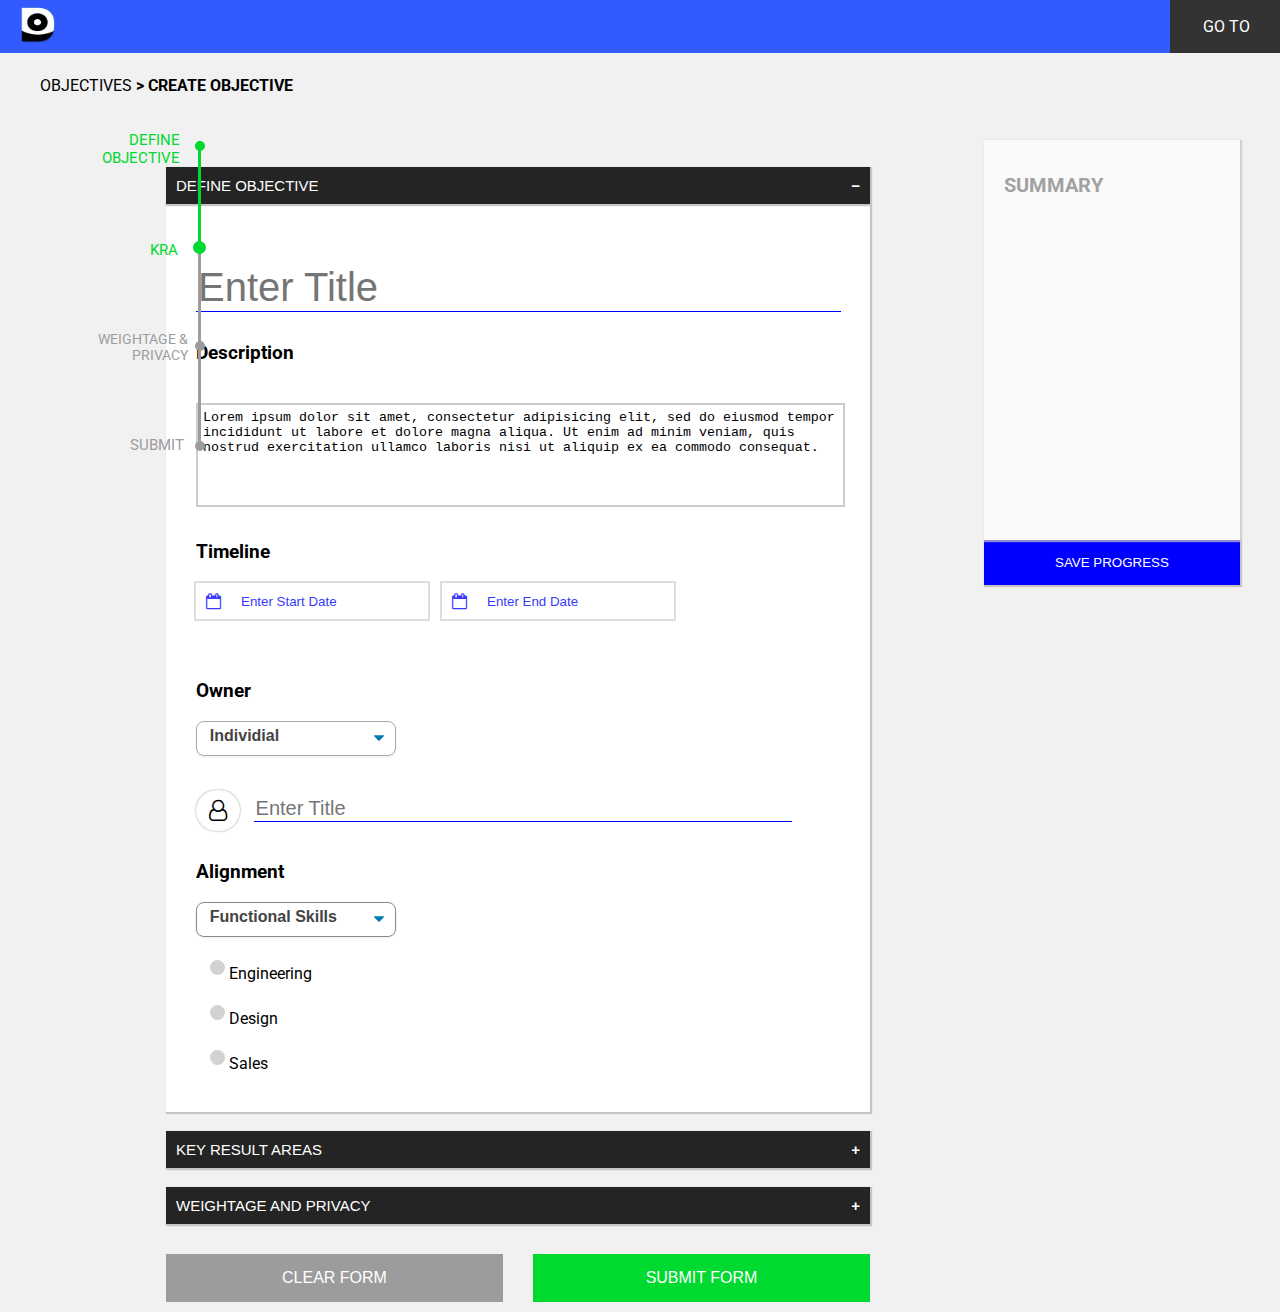
<file: index.html>
<!DOCTYPE html>
<html>

<head>
    <script src="https://ajax.googleapis.com/ajax/libs/jquery/3.4.0/jquery.min.js"></script>
    <link href="datepicker.min.css" rel="stylesheet" type="text/css">
    <script src="datepicker.min.js"></script>

    <!-- Include English language -->
    <script src="datepicker.en.js"></script>
  <link href="https://fonts.googleapis.com/css?family=Roboto&display=swap" rel="stylesheet">
  <link rel="stylesheet" href="https://cdnjs.cloudflare.com/ajax/libs/font-awesome/4.7.0/css/font-awesome.min.css">  
  <meta name="viewport" content="width=device-width, initial-scale=1">
  <link href="main.css" rel="stylesheet" type="text/css">
  <style>
 
    </style>
</head>

<body>
  <div class="fixed-header">
    <div class="container">
      <nav>
        <div id="box1">
          <img alt="" src="download.jpg" />
        </div>
        <div id="box">
          <a href="#">GO TO</a>
        </div>
      </nav>
    </div>
  </div>
  <div class="head1">
    <p> OBJECTIVES <b> > CREATE OBJECTIVE</b></p>
  </div>
  <div class="text">
    DEFINE OBJECTIVE
  </div>
  <div class="text1">
    KRA
  </div>
  <div class="text2">
    WEIGHTAGE & PRIVACY
  </div>
  <div class="text3">
    SUBMIT
  </div>
  <div class="progress">
    <div class="complete"> </div>
    <div class="current"></div>
    <div class="not_complete"></div>
    <div class="not_complete_1"></div>
  </div>
  <div class="summary">

    <div class="container-head">
      <h1>SUMMARY</h1>
    </div>

    <button class="button1">SAVE PROGRESS</button>
  </div>
  <div class="center">

    <button class="collapsible1  collapsible1-active">DEFINE OBJECTIVE</button>
    <div class="content" style="max-height: 100%">
      <form action="">
        
        <input type="text" name="" id="inputTitle" placeholder="Enter Title" size="90" required> <br>
        <h3>Description</h3>
        <textarea row="15" col="100">Lorem ipsum dolor sit amet, consectetur adipisicing elit, sed do eiusmod tempor incididunt ut labore et dolore magna aliqua. Ut enim ad minim veniam, quis nostrud exercitation ullamco laboris nisi ut aliquip ex ea commodo consequat.
          
        </textarea >
          <h3>Timeline</h3>
          <div class="custom">
              <div class="input-container"><i class="fa fa-calendar-o icon" aria-hidden="true"></i>
              <input type='text' id="startDate" class='datepicker-here' data-language='en' placeholder="Enter Start Date" data-date-format="dd MM yyyy" required/>
          </div>
          <div class="input-container">
              <i class="fa fa-calendar-o icon" aria-hidden="true"></i>
          <input type='text' id="endDate" class='datepicker-here' data-language='en' placeholder="Enter End Date" data-date-format="dd MM yyyy" required/>
        </div>
        </div>
        <br>
        <h3>Owner</h3><div class="selectOwner">
          <div class="select">
        <select name="owner" id="owners" class="owners">
            <option value="Individial">Individial</option>
            <option value="Multiple">Multiple</option>
            <option value="Shared">Shared</option>Fiat</option>
            </select>
          </div></div>
          <datalist id="users">
              <option value="M.S Dhoni">
              <option value="Virat Kohli">
              <option value="Rohit Sharma">
            </datalist>
          <i class="fa fa-user-o icon1 fa-lg" aria-hidden="true"></i>
            <input type="text" name="" id="users" placeholder="Enter Title" size="50" list="users" required>
         <div id="userButton">
             <i class="fa fa-plus"></i>
             <button class="addPeople">ADD PEOPLE</button>
            </div>
            <h3>Alignment</h3>
 
            <div class="select">
                <select name="align" id="align" class="align">
                    <option value="FS">Functional Skills</option>
                    <option value="BSC">BSC</option>
                    </select>
                  </div>
                  <div class="radioMain">
                  <div id="align-op-fs" >
                      
                      <input type="radio" name="align-op1" value="Eng"/> Engineering <br><br>
                       
                      <input type="radio" name="align-op1" value="des"> Design <br><br>
                   
                      <input type="radio" name="align-op1" value="sale"> Sales  <br><br>
                  </div>
                  <div id="align-op-bsc" >
                      <input type="radio" name="align-op2" value="buis"> Buisness<br><br>
                      <input type="radio" name="align-op2" value="poep"> People<br><br>
                      <input type="radio" name="align-op2" value="proc"> Process<br><br>
                      <input type="radio" name="align-op2" value="cust"> Customer
                  </div>
                 </div>   </div> <br>
                 <button class="collapsible">KEY RESULT AREAS</button>
                 <div class="content grid-c">
                    <input type="text" name="" id="inputTitle1" placeholder="Enter Something"  > <br>
                    <input type="text" name="" id="inputTitle1" placeholder="Enter Another Thing" > <br>  
                 </div>
                 <br>
                 <button class="collapsible">WEIGHTAGE AND PRIVACY</button>
                 <div class="content">
                   <input type="text" name="" id="inputTitle1" placeholder="Enter Something"  > <br>
                    <input type="text" name="" id="inputTitle1" placeholder="Enter Another Thing" > <br>  
                 </div>
                 <div class="form-control">
                  <button class="clear">CLEAR FORM</button>  
                  <input type="submit" value="SUBMIT FORM" id="submitButton">
                 </div>

                </form>
   
  

  </div>
  <script>
    var coll = document.getElementsByClassName("collapsible1");
    var coll1 = document.getElementsByClassName("collapsible");
    var i;

    for (i = 0; i < coll.length; i++) {
      coll[i].addEventListener("click", function () {
        this.classList.toggle("active");
        var content = this.nextElementSibling;
        if (content.style.maxHeight) {
          content.style.maxHeight = null;
        } else {
          content.style.maxHeight = content.scrollHeight + "px";
        }
      });
    }
    i=0;
    for (i = 0; i < coll1.length; i++) {
      coll1[i].addEventListener("click", function () {
        this.classList.toggle("active");
        var content = this.nextElementSibling;
        if (content.style.maxHeight) {
          content.style.maxHeight = null;
        } else {
          content.style.maxHeight = content.scrollHeight + "px";
        }
      });
    }
    $('#startDate').datepicker({
    language: 'en',
    minDate: new Date() // Now can select only dates, which goes after today
})
var currentYear = (new Date).getFullYear();
          var currentMonth = (new Date).getMonth();
          var currentDay = (new Date).getDate();
$('#endDate').datepicker({
    language: 'en',
    maxDate: new Date((currentYear + 1), currentMonth,currentDay)   // Now can select only dates, till 1 year
});
$("#owners").change(function() {
  if ($(this).val() != "Individial") {
    $('#userButton').show();
  
  } else {
    $('#userButton').hide();
  }
}),
$("#owners").trigger("change");

$("#align").change(function() {
  if ($(this).val() != "FS") {
    $('#align-op-bsc').show();
    $('#align-op-fs').hide();

  
  } else {
    $('#align-op-fs').show();
    $('#align-op-bsc').hide();
  }
}),
$("#align").trigger("change");
  </script>

</body>

</html>
</file>
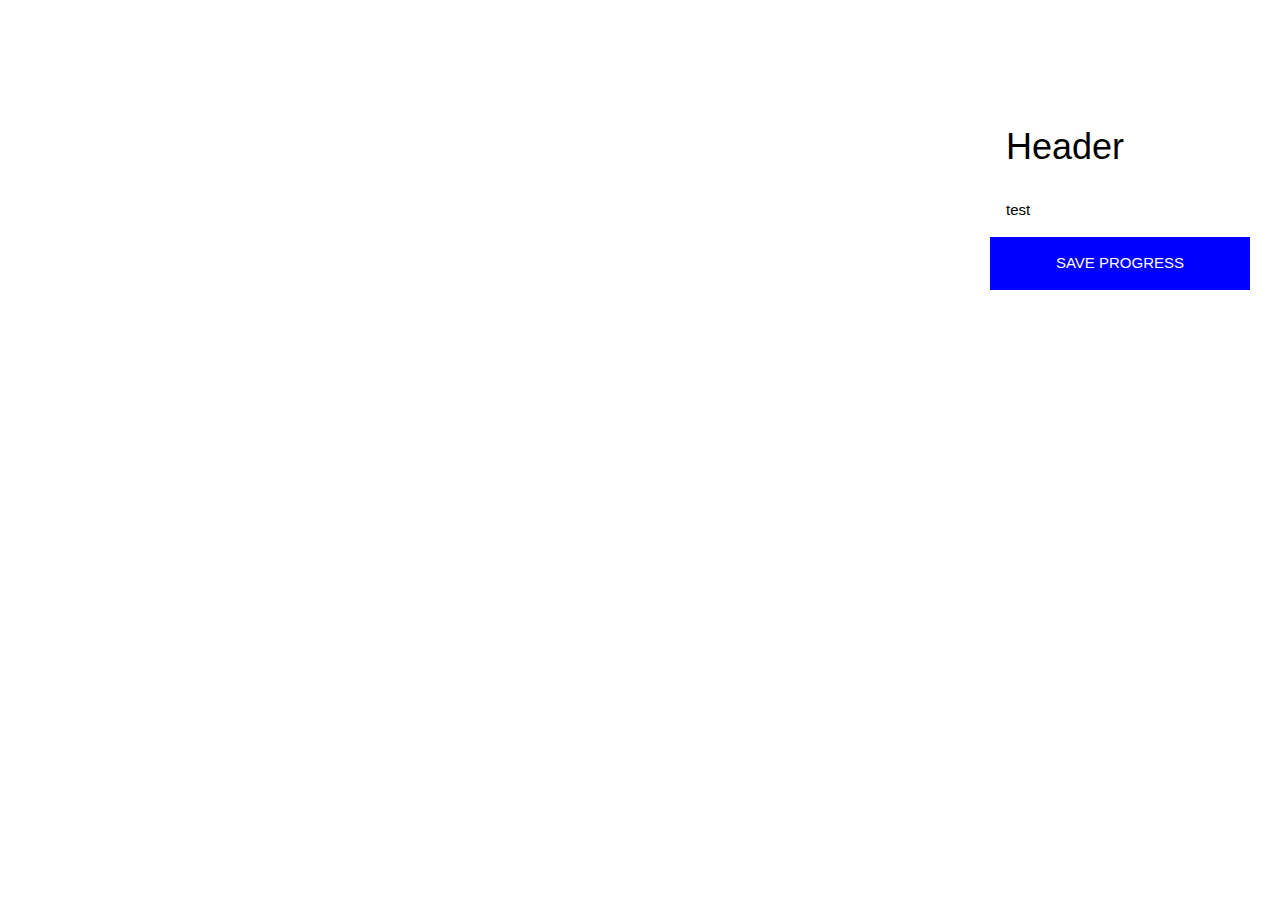
<file: index-2.html>
<html>
    <meta name="viewport" content="width=device-width, initial-scale=1">
    <link rel="stylesheet" href="https://www.w3schools.com/w3css/4/w3.css">
    <head>
        <style>
          .summary{
            width: 25%;
            height: 50%;
            float: right;
            margin-top: 80px;
            padding: 30px; 

          }
          .button1{
            width: 100%;
            background-color: blue;
            display: inline-block;
            border: none;
            color: white;
            padding: 15px 32px;
            text-align: center;
            text-decoration: none;
          }
            </style>

    </head>
<body>
  <div class="summary">
    <div class="w3-container w3-white">
        <h1>Header</h1>
    </div>
      
      <div class="w3-container">
        <p>test</p>
      </div>
      
      <button class="button1">SAVE PROGRESS</button>
    </div>
        </body>  
            </html>
</file>
<file: main.css>
body {
  overflow: auto;
  background-color: rgb(241, 241, 241);
  margin: 0;
  padding: 0;
  font-family: 'Roboto', sans-serif;
}

.collapsible {
  background-color: rgb(37, 36, 36);
  color: white;
  cursor: pointer;
  padding: 10px;
  width: 100%;
  border: none;
  text-align: left;
  outline: none;
  font-size: 15px;
  box-shadow: 1px 1px 1px 1px #c9c4c4;
}

.collapsible1 {
  background-color: rgb(37, 36, 36);
  color: white;
  cursor: pointer;
  padding: 10px;
  width: 100%;
  border: none;
  text-align: left;
  outline: none;
  font-size: 15px;
  box-shadow: 1px 1px 1px 1px #c9c4c4;
}

/* .active,
.collapsible1:hover {
  background-color: #555;
} */

.collapsible1:after {
  content: "\2212";
  color: white;
  font-weight: bold;
  float: right;
  margin-left: 5px;
}

.collapsible:after {
  content: '\002B';
  color: white;
  font-weight: bold;
  float: right;
  margin-left: 5px;
}

.active:after {
  content: "\2212";
}

.collapsible1.active:after {
  content: "\002B";
}

.content {
  padding: 0 18px;
  max-height: 0;
  overflow: hidden;
  transition: max-height 0.2s ease-out;
  background-color: white;
  box-shadow: 1px 1px 1px 1px #c9c4c4;
}

.center {
  margin: auto;
  width: 55%;
  padding: 10px;
  margin-right: 400px;
}

.head1 {
  margin-top: 40px;
  width: 40%;
  padding: 20px;
  margin-left: 20px;
}

.container {
  width: 100%;

}

.fixed-header,
.fixed-footer {
  width: 100%;
  position: fixed;
  background: rgb(51, 90, 255);
  color: #fff;
  z-index:1000;
  text-align: right;
}

.fixed-header {
  top: 0;
  left: 0;
}

.fixed-footer {
  bottom: 0;
}
nav a {
  color: #fff;
  text-decoration: none;
  padding: 7px 20px;
  display: inline-block;

}

#box {
  padding: 10px;
  width: 90px;
  float: right;
  height: 100%;
  background-color: #333;
}

#box1 {
  height: 40%;
  width: 35px;
  float: left;
  margin-left: 20px;
  margin-top: 5px;
}

#box1 img {
  max-width: 100%;
  max-height: 100%;
  margin: auto;
  display: block;
}

.progress {
  float: left;
  margin-left: 120px;
  position: absolute;
  padding: 10px;
}

.complete {
  width: 3px;
  height: 100px;
  position: relative;
  background: rgb(0, 217, 48);
  margin-left: 68px;
  text-align: start;
}

.complete:after {
  content: '';
  width: 10px;
  height: 10px;
  border-radius: 50%;
  position: absolute;
  left: -3.5px;
  background: rgb(0, 217, 48);
  z-index: 100;
}

.not_complete {
  width: 3px;
  height: 100px;
  background: rgb(156, 156, 156);
  position: relative;
  margin-left: 68px;
}

.not_complete:after {
  content: '';
  width: 10px;
  height: 10px;
  border-radius: 50%;
  position: absolute;
  left: -3.5px;
  background: rgb(156, 156, 156);
  z-index: 100;
}

.not_complete_1 {
  width: 3px;
  height: 0px;
  background: rgb(156, 156, 156);
  position: relative;
  margin-left: 68px;
}

.not_complete_1:before {
  content: '';
  width: 10px;
  height: 10px;
  border-radius: 50%;
  position: absolute;
  left: -3.5px;
  background: rgb(156, 156, 156);
  z-index: 100;
}

.current {
  width: 3px;
  height: 100px;
  position: relative;
  background: rgb(156, 156, 156);
  margin-left: 68px;
  text-align: start;
}

.current:after {
  content: '';
  width: 13px;
  height: 13px;
  border-radius: 50%;
  position: absolute;
  left: -5px;
  background: rgb(0, 217, 48);
  z-index: 100;
}

.text {
  width: 100px;
  float: left;
  font-size: 15px;
  margin-left: 80px;
  color: rgb(0, 217, 48);
  direction: rtl
}

.text1 {
  position: absolute;
  float: left;
  font-size: 15px;
  margin-left: 150px;
  color: rgb(0, 217, 48);
  direction: rtl;
  margin-top: 110px;
}

.text2 {
  position: absolute;
  float: left;
  font-size: 14px;
  margin-left: 98px;
  color: rgb(156, 156, 156);
  direction: rtl;
  margin-top: 200px;
  width: 90px;
}

.text3 {
  position: absolute;
  float: left;
  font-size: 15px;
  margin-left: 130px;
  color: rgb(156, 156, 156);
  direction: rtl;
  margin-top: 305px;
}

.summary {
  width: 20%;
  height: 400px;
  float: right;
  margin-top: 9px;
  margin-right: 40px;
}

.container-head {
  text-align: left;
  height: 90%;
  font-size: 10px;
  box-shadow: 1px 1px 1px 1px #c9c4c4;
  background-color: white;
  padding:20px;
  color: grey ;
  opacity: 0.7;
}

.button1 {
  width: 100%;
  background-color: blue;
  display: inline-block;
  border: none;
  color: white;
  padding: 15px 32px;
  text-align: center;
  text-decoration: none;
  box-shadow: 1px 1px 1px 1px #c9c4c4;
}
#inputTitle {
  border: none;
  border-bottom: 1px solid blue;
  background-color: transparent;
  outline: none;
  width: 96%;
  height: 40%;
  font-size: 40px;
  margin-left: 12px; 
  margin-top: 60px;
}
#inputTitle1 {
  border: none;
  border-bottom: 1px solid blue;
  background-color: transparent;
  outline: none;
  width: 96%;
  height: 20%;
  font-size: 20px;
  margin-left: 12px; 
  margin-top: 60px;
  margin-bottom: 20px;
}

.content textarea
{
  resize: none;
  overflow: hidden;
  width: 95%;
  height: 90px;
  border: 2px solid #cccccc;
  padding: 5px;
  margin-left: 12px;
  text-align: left;
  margin-top: 20px;
}
.content h3{
  margin-left: 12px;
  margin-top: 30px;
}
.custom{
  display: grid;
  grid-template-columns: repeat(4, 1fr);
  grid-gap: 10px;
  margin-left: 10px;
  
}
input[type="text"].datepicker-here::-webkit-input-placeholder {
color:rgb(55,57,254)
}
.input-container {
  border: 2px solid #ddd;    
display: flex;
flex-direction: row;
margin-bottom: 10px;
-webkit-text-fill-color:rgb(55,57,254);

}
#startDate{
border: none;
flex: 1;
padding :10px;
}
#endDate{
border: none;
flex: 1;
padding: 10px;
}
.icon { 
        padding: 10px; 
        color: rgb(55,57,254); 
      text-align: left;
    } 

    #users {
  border: none;
  border-bottom: 1px solid blue;
  background-color: transparent;
  outline: none;
  width: 80%;
  height: 40%;
  font-size: 20px;
  margin-left: 10px; 
  margin-top: 40px;
  ;
}
.icon1{
display: inline-block;
border-radius: 90px;
box-shadow: 0px 0px 2px #888;
padding: 0.6em 0.6em;
margin-left: 12px;
}
.align,.owners {
display: block;
font-size: 16px;
font-family: sans-serif;
font-weight: 700;
color: #444;
line-height: 1.3;
padding: .26em 1.4em .5em .8em;
width: 30%;
max-width: 100%; 
box-sizing: border-box;
margin: 0;
border: 1px solid #aaa;
box-shadow: 0 1px 0 1px rgba(0,0,0,.04);
border-radius: .5em;
-moz-appearance: none;
-webkit-appearance: none;
margin-left: 12px;
appearance: none;
background-color: #fff;
background-image: url('data:image/svg+xml;charset=US-ASCII,%3Csvg%20xmlns%3D%22http%3A%2F%2Fwww.w3.org%2F2000%2Fsvg%22%20width%3D%22292.4%22%20height%3D%22292.4%22%3E%3Cpath%20fill%3D%22%23007CB2%22%20d%3D%22M287%2069.4a17.6%2017.6%200%200%200-13-5.4H18.4c-5%200-9.3%201.8-12.9%205.4A17.6%2017.6%200%200%200%200%2082.2c0%205%201.8%209.3%205.4%2012.9l128%20127.9c3.6%203.6%207.8%205.4%2012.8%205.4s9.2-1.8%2012.8-5.4L287%2095c3.5-3.5%205.4-7.8%205.4-12.8%200-5-1.9-9.2-5.5-12.8z%22%2F%3E%3C%2Fsvg%3E');
background-repeat: no-repeat, repeat;
background-position: right .7em top 50%, 0 0;
background-size: .65em auto, 100%;
}
.align,.owners::-ms-expand {
display: none;
}
.align,.owners:hover {
border-color: #888;
}
.owners:focus {
border-color: #aaa;
box-shadow: 0 0 1px 3px rgba(59, 153, 252, .7);
box-shadow: 0 0 0 3px -moz-mac-focusring;
color: #222; 
outline: none;
}
.owners option {
font-weight:normal;
}

.addPeople{

color: #444;
background-color: Transparent;
background-repeat:no-repeat;
border: none;
cursor:pointer;
overflow: hidden;
outline:none;

}
#userButton{
position: relative;
margin-bottom: 20px;
float: right;
}
.align:focus {
border-color: #aaa;
box-shadow: 0 0 1px 3px rgba(59, 153, 252, .7);
box-shadow: 0 0 0 3px -moz-mac-focusring;
color: #222; 
outline: none;
}
input[type='radio']:after {
    width: 15px;
    height: 15px;
    border-radius: 15px;
    top: -2px;
    left: -1px;
    position: relative;
    background-color: #d1d3d1;
    content: '';
    display: inline-block;
    visibility: visible;
    border: 2px solid white;
}

input[type='radio']:checked:after {
    width: 15px;
    height: 15px;
    border-radius: 15px;
    top: -2px;
    left: -1px;
    position: relative;
    background-color: rgb(55,57,254);
    content: '';
    display: inline-block;
    visibility: visible;
    border: 2px solid white;
}
.radioMain{
  padding: 20px;
}
.form-control{
  display: grid;
  grid-template-columns: repeat(2, 1fr);
  grid-gap: 30px;
  margin-top: 30px;
}
#submitButton{
  background-color:rgb(0, 217, 48); /* Green */
border: none;
color: white;
padding: 15px 32px;
text-align: center;
text-decoration: none;
display: inline-block;
font-size: 16px;
}
.clear{
  background-color: rgb(156, 156, 156); /* Green */
border: none;
color: white;
padding: 15px 32px;
text-align: center;
text-decoration: none;
display: inline-block;
font-size: 16px;
}
@media screen and (max-width: 1000px) {
.progress,.complete,.current,.not_complete,.not_complete_1,.text,.text1,.text2,.text3 {
/* The width is 100%, when the viewport is 800px or smaller */
margin-left: 1px;
font-size:0px;
}
.center{
padding:20px;
margin-right: 30%;
}
.custom{
padding: 0;
display: flow-root; 
}
.owners,.align{
width:50%;
margin-bottom: 30px;
}
}
</file>
<file: datepicker.min.css>
.datepicker--cells{display:-webkit-flex;display:-ms-flexbox;display:flex;-webkit-flex-wrap:wrap;-ms-flex-wrap:wrap;flex-wrap:wrap}.datepicker--cell{border-radius:4px;box-sizing:border-box;cursor:pointer;display:-webkit-flex;display:-ms-flexbox;display:flex;position:relative;-webkit-align-items:center;-ms-flex-align:center;align-items:center;-webkit-justify-content:center;-ms-flex-pack:center;justify-content:center;height:32px;z-index:1}.datepicker--cell.-focus-{background:#f0f0f0}.datepicker--cell.-current-{color:#4EB5E6}.datepicker--cell.-current-.-focus-{color:#4a4a4a}.datepicker--cell.-current-.-in-range-{color:#4EB5E6}.datepicker--cell.-in-range-{background:rgba(92,196,239,.1);color:#4a4a4a;border-radius:0}.datepicker--cell.-in-range-.-focus-{background-color:rgba(92,196,239,.2)}.datepicker--cell.-disabled-{cursor:default;color:#aeaeae}.datepicker--cell.-disabled-.-focus-{color:#aeaeae}.datepicker--cell.-disabled-.-in-range-{color:#a1a1a1}.datepicker--cell.-disabled-.-current-.-focus-{color:#aeaeae}.datepicker--cell.-range-from-{border:1px solid rgba(92,196,239,.5);background-color:rgba(92,196,239,.1);border-radius:4px 0 0 4px}.datepicker--cell.-range-to-{border:1px solid rgba(92,196,239,.5);background-color:rgba(92,196,239,.1);border-radius:0 4px 4px 0}.datepicker--cell.-selected-,.datepicker--cell.-selected-.-current-{color:#fff;background:#5cc4ef}.datepicker--cell.-range-from-.-range-to-{border-radius:4px}.datepicker--cell.-selected-{border:none}.datepicker--cell.-selected-.-focus-{background:#45bced}.datepicker--cell:empty{cursor:default}.datepicker--days-names{display:-webkit-flex;display:-ms-flexbox;display:flex;-webkit-flex-wrap:wrap;-ms-flex-wrap:wrap;flex-wrap:wrap;margin:8px 0 3px}.datepicker--day-name{color:#FF9A19;display:-webkit-flex;display:-ms-flexbox;display:flex;-webkit-align-items:center;-ms-flex-align:center;align-items:center;-webkit-justify-content:center;-ms-flex-pack:center;justify-content:center;-webkit-flex:1;-ms-flex:1;flex:1;text-align:center;text-transform:uppercase;font-size:.8em}.-only-timepicker- .datepicker--content,.datepicker--body,.datepicker-inline .datepicker--pointer{display:none}.datepicker--cell-day{width:14.28571%}.datepicker--cells-months{height:170px}.datepicker--cell-month{width:33.33%;height:25%}.datepicker--cells-years,.datepicker--years{height:170px}.datepicker--cell-year{width:25%;height:33.33%}.datepickers-container{position:absolute;left:0;top:0}@media print{.datepickers-container{display:none}}.datepicker{background:#fff;border:1px solid #dbdbdb;box-shadow:0 4px 12px rgba(0,0,0,.15);border-radius:4px;box-sizing:content-box;font-family:Tahoma,sans-serif;font-size:14px;color:#4a4a4a;width:250px;position:absolute;left:-100000px;opacity:0;transition:opacity .3s ease,left 0s .3s,-webkit-transform .3s ease;transition:opacity .3s ease,transform .3s ease,left 0s .3s;transition:opacity .3s ease,transform .3s ease,left 0s .3s,-webkit-transform .3s ease;z-index:100}.datepicker.-from-top-{-webkit-transform:translateY(-8px);transform:translateY(-8px)}.datepicker.-from-right-{-webkit-transform:translateX(8px);transform:translateX(8px)}.datepicker.-from-bottom-{-webkit-transform:translateY(8px);transform:translateY(8px)}.datepicker.-from-left-{-webkit-transform:translateX(-8px);transform:translateX(-8px)}.datepicker.active{opacity:1;-webkit-transform:translate(0);transform:translate(0);transition:opacity .3s ease,left 0s 0s,-webkit-transform .3s ease;transition:opacity .3s ease,transform .3s ease,left 0s 0s;transition:opacity .3s ease,transform .3s ease,left 0s 0s,-webkit-transform .3s ease}.datepicker-inline .datepicker{border-color:#d7d7d7;box-shadow:none;position:static;left:auto;right:auto;opacity:1;-webkit-transform:none;transform:none}.datepicker--content{box-sizing:content-box;padding:4px}.datepicker--pointer{position:absolute;background:#fff;border-top:1px solid #dbdbdb;border-right:1px solid #dbdbdb;width:10px;height:10px;z-index:-1}.datepicker--nav-action:hover,.datepicker--nav-title:hover{background:#f0f0f0}.-top-center- .datepicker--pointer,.-top-left- .datepicker--pointer,.-top-right- .datepicker--pointer{top:calc(100% - 4px);-webkit-transform:rotate(135deg);transform:rotate(135deg)}.-right-bottom- .datepicker--pointer,.-right-center- .datepicker--pointer,.-right-top- .datepicker--pointer{right:calc(100% - 4px);-webkit-transform:rotate(225deg);transform:rotate(225deg)}.-bottom-center- .datepicker--pointer,.-bottom-left- .datepicker--pointer,.-bottom-right- .datepicker--pointer{bottom:calc(100% - 4px);-webkit-transform:rotate(315deg);transform:rotate(315deg)}.-left-bottom- .datepicker--pointer,.-left-center- .datepicker--pointer,.-left-top- .datepicker--pointer{left:calc(100% - 4px);-webkit-transform:rotate(45deg);transform:rotate(45deg)}.-bottom-left- .datepicker--pointer,.-top-left- .datepicker--pointer{left:10px}.-bottom-right- .datepicker--pointer,.-top-right- .datepicker--pointer{right:10px}.-bottom-center- .datepicker--pointer,.-top-center- .datepicker--pointer{left:calc(50% - 10px / 2)}.-left-top- .datepicker--pointer,.-right-top- .datepicker--pointer{top:10px}.-left-bottom- .datepicker--pointer,.-right-bottom- .datepicker--pointer{bottom:10px}.-left-center- .datepicker--pointer,.-right-center- .datepicker--pointer{top:calc(50% - 10px / 2)}.datepicker--body.active{display:block}.datepicker--nav{display:-webkit-flex;display:-ms-flexbox;display:flex;-webkit-justify-content:space-between;-ms-flex-pack:justify;justify-content:space-between;border-bottom:1px solid #efefef;min-height:32px;padding:4px}.-only-timepicker- .datepicker--nav{display:none}.datepicker--nav-action,.datepicker--nav-title{display:-webkit-flex;display:-ms-flexbox;display:flex;cursor:pointer;-webkit-align-items:center;-ms-flex-align:center;align-items:center;-webkit-justify-content:center;-ms-flex-pack:center;justify-content:center}.datepicker--nav-action{width:32px;border-radius:4px;-webkit-user-select:none;-moz-user-select:none;-ms-user-select:none;user-select:none}.datepicker--nav-action.-disabled-{visibility:hidden}.datepicker--nav-action svg{width:32px;height:32px}.datepicker--nav-action path{fill:none;stroke:#9c9c9c;stroke-width:2px}.datepicker--nav-title{border-radius:4px;padding:0 8px}.datepicker--buttons,.datepicker--time{border-top:1px solid #efefef;padding:4px}.datepicker--nav-title i{font-style:normal;color:#9c9c9c;margin-left:5px}.datepicker--nav-title.-disabled-{cursor:default;background:0 0}.datepicker--buttons{display:-webkit-flex;display:-ms-flexbox;display:flex}.datepicker--button{color:#4EB5E6;cursor:pointer;border-radius:4px;-webkit-flex:1;-ms-flex:1;flex:1;display:-webkit-inline-flex;display:-ms-inline-flexbox;display:inline-flex;-webkit-justify-content:center;-ms-flex-pack:center;justify-content:center;-webkit-align-items:center;-ms-flex-align:center;align-items:center;height:32px}.datepicker--button:hover{color:#4a4a4a;background:#f0f0f0}.datepicker--time{display:-webkit-flex;display:-ms-flexbox;display:flex;-webkit-align-items:center;-ms-flex-align:center;align-items:center;position:relative}.datepicker--time.-am-pm- .datepicker--time-sliders{-webkit-flex:0 1 138px;-ms-flex:0 1 138px;flex:0 1 138px;max-width:138px}.-only-timepicker- .datepicker--time{border-top:none}.datepicker--time-sliders{-webkit-flex:0 1 153px;-ms-flex:0 1 153px;flex:0 1 153px;margin-right:10px;max-width:153px}.datepicker--time-label{display:none;font-size:12px}.datepicker--time-current{display:-webkit-flex;display:-ms-flexbox;display:flex;-webkit-align-items:center;-ms-flex-align:center;align-items:center;-webkit-flex:1;-ms-flex:1;flex:1;font-size:14px;text-align:center;margin:0 0 0 10px}.datepicker--time-current-colon{margin:0 2px 3px;line-height:1}.datepicker--time-current-hours,.datepicker--time-current-minutes{line-height:1;font-size:19px;font-family:"Century Gothic",CenturyGothic,AppleGothic,sans-serif;position:relative;z-index:1}.datepicker--time-current-hours:after,.datepicker--time-current-minutes:after{content:'';background:#f0f0f0;border-radius:4px;position:absolute;left:-2px;top:-3px;right:-2px;bottom:-2px;z-index:-1;opacity:0}.datepicker--time-current-hours.-focus-:after,.datepicker--time-current-minutes.-focus-:after{opacity:1}.datepicker--time-current-ampm{text-transform:uppercase;-webkit-align-self:flex-end;-ms-flex-item-align:end;align-self:flex-end;color:#9c9c9c;margin-left:6px;font-size:11px;margin-bottom:1px}.datepicker--time-row{display:-webkit-flex;display:-ms-flexbox;display:flex;-webkit-align-items:center;-ms-flex-align:center;align-items:center;font-size:11px;height:17px;background:linear-gradient(to right,#dedede,#dedede) left 50%/100% 1px no-repeat}.datepicker--time-row:first-child{margin-bottom:4px}.datepicker--time-row input[type=range]{background:0 0;cursor:pointer;-webkit-flex:1;-ms-flex:1;flex:1;height:100%;padding:0;margin:0;-webkit-appearance:none}.datepicker--time-row input[type=range]::-ms-tooltip{display:none}.datepicker--time-row input[type=range]:hover::-webkit-slider-thumb{border-color:#b8b8b8}.datepicker--time-row input[type=range]:hover::-moz-range-thumb{border-color:#b8b8b8}.datepicker--time-row input[type=range]:hover::-ms-thumb{border-color:#b8b8b8}.datepicker--time-row input[type=range]:focus{outline:0}.datepicker--time-row input[type=range]:focus::-webkit-slider-thumb{background:#5cc4ef;border-color:#5cc4ef}.datepicker--time-row input[type=range]:focus::-moz-range-thumb{background:#5cc4ef;border-color:#5cc4ef}.datepicker--time-row input[type=range]:focus::-ms-thumb{background:#5cc4ef;border-color:#5cc4ef}.datepicker--time-row input[type=range]::-webkit-slider-thumb{-webkit-appearance:none;box-sizing:border-box;height:12px;width:12px;border-radius:3px;border:1px solid #dedede;background:#fff;cursor:pointer;transition:background .2s;margin-top:-6px}.datepicker--time-row input[type=range]::-moz-range-thumb{box-sizing:border-box;height:12px;width:12px;border-radius:3px;border:1px solid #dedede;background:#fff;cursor:pointer;transition:background .2s}.datepicker--time-row input[type=range]::-ms-thumb{box-sizing:border-box;height:12px;width:12px;border-radius:3px;border:1px solid #dedede;background:#fff;cursor:pointer;transition:background .2s}.datepicker--time-row input[type=range]::-webkit-slider-runnable-track{border:none;height:1px;cursor:pointer;color:transparent;background:0 0}.datepicker--time-row input[type=range]::-moz-range-track{border:none;height:1px;cursor:pointer;color:transparent;background:0 0}.datepicker--time-row input[type=range]::-ms-track{border:none;height:1px;cursor:pointer;color:transparent;background:0 0}.datepicker--time-row input[type=range]::-ms-fill-lower{background:0 0}.datepicker--time-row input[type=range]::-ms-fill-upper{background:0 0}.datepicker--time-row span{padding:0 12px}.datepicker--time-icon{color:#9c9c9c;border:1px solid;border-radius:50%;font-size:16px;position:relative;margin:0 5px -1px 0;width:1em;height:1em}.datepicker--time-icon:after,.datepicker--time-icon:before{content:'';background:currentColor;position:absolute}.datepicker--time-icon:after{height:.4em;width:1px;left:calc(50% - 1px);top:calc(50% + 1px);-webkit-transform:translateY(-100%);transform:translateY(-100%)}.datepicker--time-icon:before{width:.4em;height:1px;top:calc(50% + 1px);left:calc(50% - 1px)}.datepicker--cell-day.-other-month-,.datepicker--cell-year.-other-decade-{color:#dedede}.datepicker--cell-day.-other-month-:hover,.datepicker--cell-year.-other-decade-:hover{color:#c5c5c5}.-disabled-.-focus-.datepicker--cell-day.-other-month-,.-disabled-.-focus-.datepicker--cell-year.-other-decade-{color:#dedede}.-selected-.datepicker--cell-day.-other-month-,.-selected-.datepicker--cell-year.-other-decade-{color:#fff;background:#a2ddf6}.-selected-.-focus-.datepicker--cell-day.-other-month-,.-selected-.-focus-.datepicker--cell-year.-other-decade-{background:#8ad5f4}.-in-range-.datepicker--cell-day.-other-month-,.-in-range-.datepicker--cell-year.-other-decade-{background-color:rgba(92,196,239,.1);color:#ccc}.-in-range-.-focus-.datepicker--cell-day.-other-month-,.-in-range-.-focus-.datepicker--cell-year.-other-decade-{background-color:rgba(92,196,239,.2)}.datepicker--cell-day.-other-month-:empty,.datepicker--cell-year.-other-decade-:empty{background:0 0;border:none}
</file>
